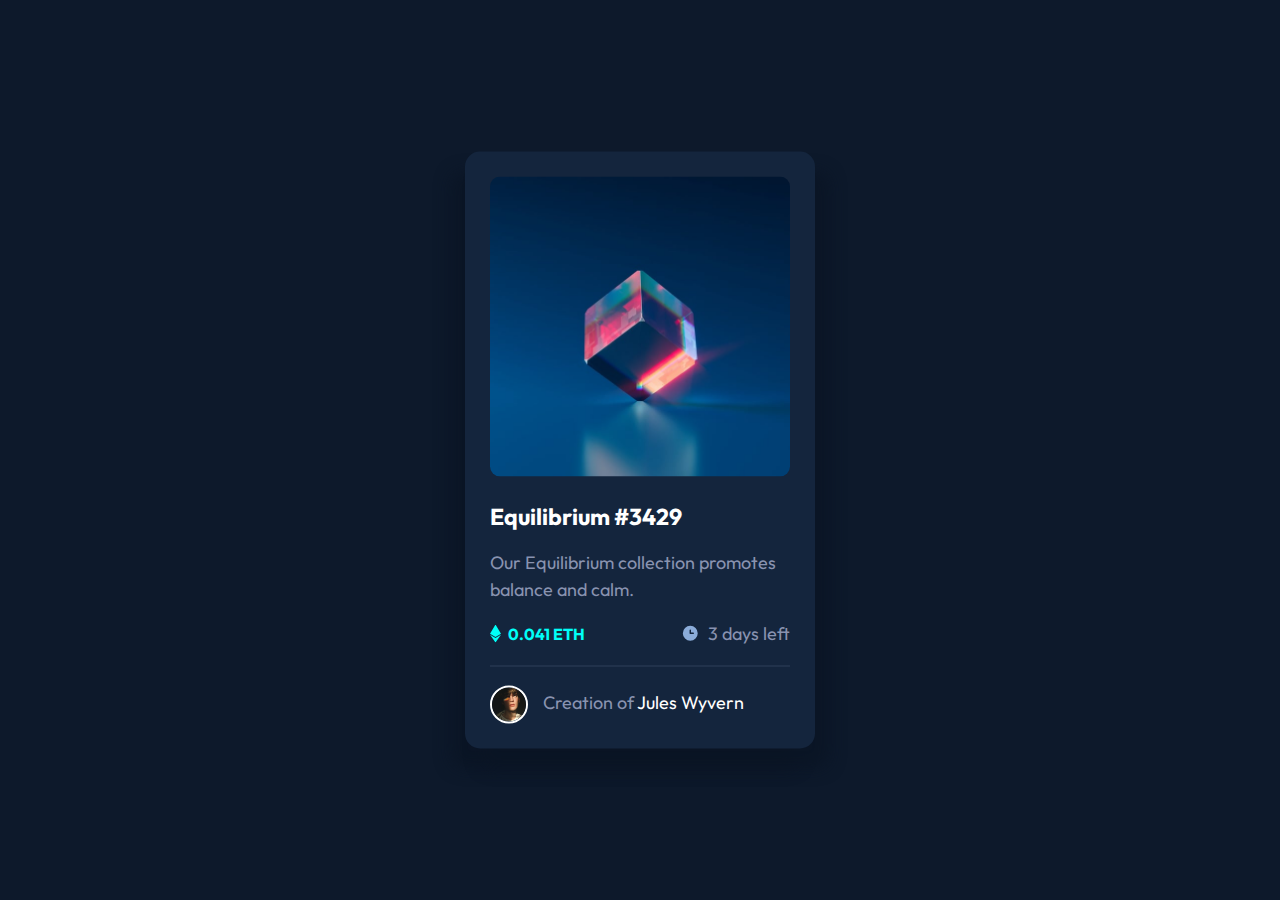
<file: index.html>
<!DOCTYPE html>
<html lang="en-US">
    <head>
        <title>NFT-card</title>
        <link rel="stylesheet" href="style.css">
        <meta name="viewport" content="width=device-width, initial-scale=1.0">
        <link rel="preconnect" href="https://fonts.googleapis.com">
        <link rel="preconnect" href="https://fonts.gstatic.com" crossorigin>
        <link href="https://fonts.googleapis.com/css2?family=Outfit:wght@300;400;600&display=swap" rel="stylesheet">
    </head>
    <body>

        <div class="card-container">
            <div class="container_overlay">
                <img src="images/image-equilibrium.jpg" alt="diamond cube on its edge keeps balance" class="main_img">
                  <div class="overlay">
                    <img src="images/icon-view.svg" alt="eye view icon" class="view_icon">
                  </div>
            </div>
            
            <div class="text">
                <h1><a href="#" class="header-link">Equilibrium #3429</a></h1>
                <p class="desc">Our Equilibrium collection promotes balance and calm.</p>
                <div class="sum_date_container">
                    <h2><img src="images/icon-ethereum.svg" alt="ethereum icon" class="ethereum_icon">0.041 ETH</h2>
                    <p><img src="images/icon-clock.svg" alt="clock icon" class="clock_icon"> 3 days left</p>
                </div>
                <hr>
                <p><img src="images/image-avatar.png" alt="avatar icon" class="avatar_img">Creation of <a href="#" class="creator">Jules Wyvern</a></p>
            </div>
       
        </div>
    </body>
</html>
</file>
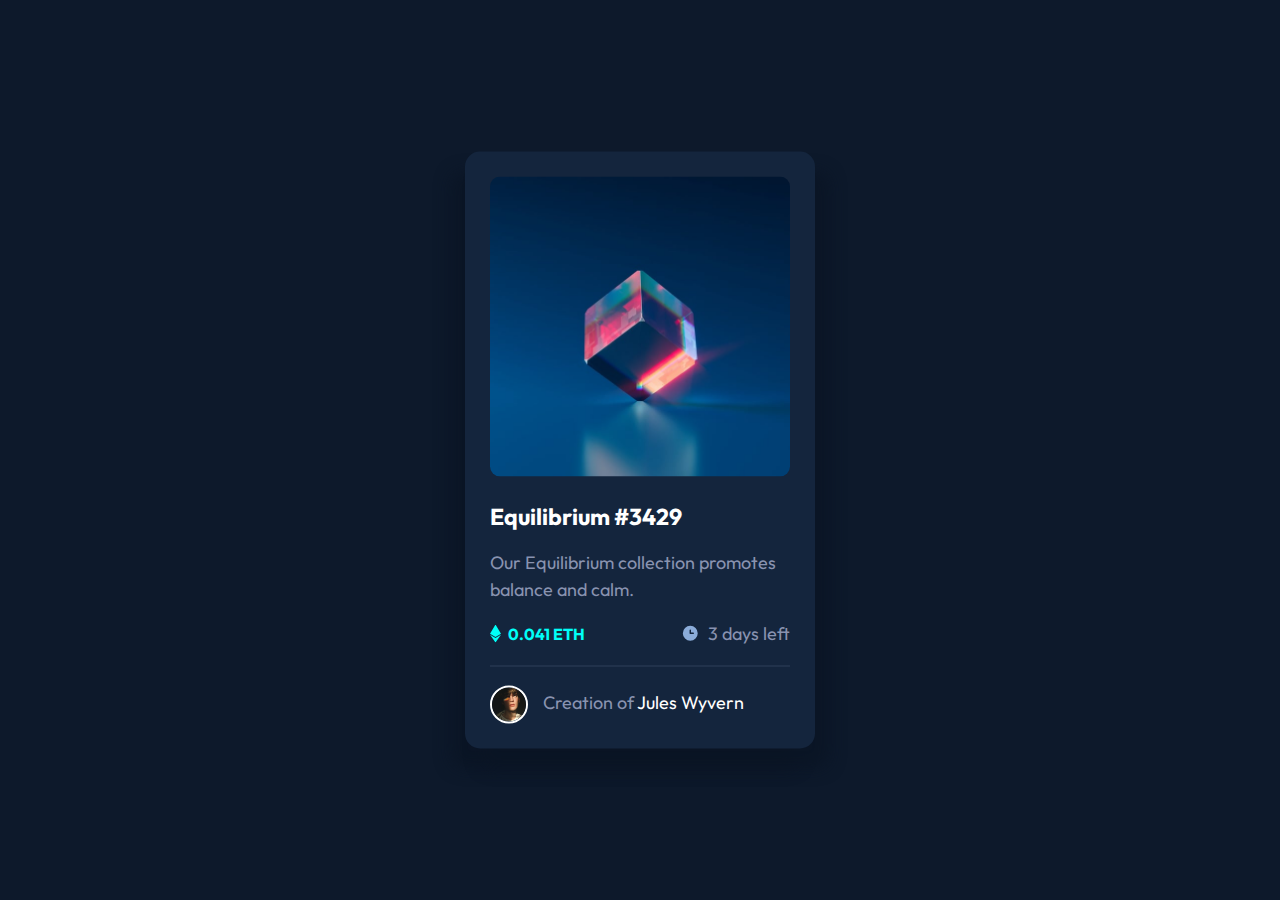
<file: NFT_card.html>
<!DOCTYPE html>
<html>
    <head>
        <title>NFT-card</title>
        <link rel="stylesheet" href="style.css">
        <!-- add viewport here-->
        <link rel="preconnect" href="https://fonts.googleapis.com">
        <link rel="preconnect" href="https://fonts.gstatic.com" crossorigin>
        <link href="https://fonts.googleapis.com/css2?family=Outfit:wght@300;400;600&display=swap" rel="stylesheet">
    </head>
    <body>

        <div class="card-container">
            <div class="container_overlay">
                <img src="images/image-equilibrium.jpg" class="main_img">
                  <div class="overlay">
                    <img src="images/icon-view.svg" alt="eye view icon" class="view_icon">
                  </div>
            </div>
            
            <div class="text">
                <h1><a href="#" class="header-link">Equilibrium #3429</a></h1>
                <p class="desc">Our Equilibrium collection promotes balance and calm.</p>
                <div class="sum_date_container">
                    <h2><img src="images/icon-ethereum.svg" alt="ethereum icon" class="ethereum_icon">0.041 ETH</h2>
                    <p><img src="images/icon-clock.svg" alt="clock icon" class="clock_icon"> 3 days left</p>
                </div>
                <hr>
                <p><img src="images/image-avatar.png" alt="avatar icon" class="avatar_img">Creation of <a href="#" class="creator">Jules Wyvern</a></p>
            </div>
       
        </div>
    </body>
</html>
</file>
<file: style.css>
* {
    box-sizing: border-box;
    /*border: 2px solid black; */
}

:root {
    --bgcolor: hsl(217, 54%, 11%);
    --softblue: hsl(215, 51%, 70%);
    --cyan: hsl(178, 100%, 50%);
    --white:  hsl(0, 0%, 100%);
}

body, html {
    height: 100%;
}

body {
    background-color: var(--bgcolor);
    margin: 0;
    padding: 0;
}

p:last-child {
    margin-bottom: 0;
    margin-top: 15px;
}

h1 {
    font-size: 23px;
    margin-top: 25px;
}

h1 a {
    text-decoration: none;
    color: var(--white);
}

h1 a:hover {
    color: var(--cyan);
}

.creator {
    text-decoration: none;
    color: var(--white);
}

.creator:hover {
    color: var(--cyan);
}

h2 {
    font-size: 16px;
    color: var(--cyan);
}

p {
   font-size: 18px;
   color: rgb(137, 147, 176);
}

.desc {
    margin-bottom: 3px;
    line-height: 27px;
}

.card-container {
    width: 350px;
    height: auto;
    background-color: hsl(216, 50%, 16%);
    position: absolute;
    top: 50%;
    left: 50%;
    transform: translate(-50%, -50%);
    padding: 25px;
    border-radius: 15px;
    box-shadow: 15px 20px 15px hsla(215, 57%, 9%, 0.768), -15px 20px 15px hsla(215, 57%, 9%, 0.768);
}

.container_overlay {
    border-radius: 10px;
    position: relative;
    width: 100%;
}

.main_img {
    display: block;
    width: 100%;
    height: 100%;
    object-fit: cover;
    border-radius: 10px;
}

.overlay {
    display: none;
    position: absolute;
    top: 0;
    left: 0;
    bottom: 0;
    top: 0;
    height: 100%;
    width: 100%;
    background-color: var(--cyan);
    transition: .5s ease;
    border-radius: 10px;
}

.container_overlay:hover .overlay {
    display: block;
    background-color: hsla(178, 100%, 50%, 0.4);
    cursor: pointer;
}

.view_icon {
  position: absolute;
  top: 50%;
  left: 50%;
  transform: translate(-50%, -50%);
  -ms-transform: translate(-50%, -50%);
}

.text {
    font-family: 'Outfit', sans-serif;
}

hr {
    height: 5px; 
    border: 0px solid hsl(215, 32%, 27%); 
    border-top-width: 1px;
}

.sum_date_container {
    display: flex;
    justify-content: space-between;
    align-items: first baseline;
    height: 50px;
    margin-bottom: 10px;

}

.avatar_img {
    border-radius: 50%;
    border: 2px solid white;
    width: 38px;
    height: auto;
    vertical-align: middle;
    margin-right: 15px;
}

.ethereum_icon {
    width: 11px;
    height: auto;
    margin-right: 7px;
    position: relative;
    top: 3px;
}

.clock_icon {
    width: 19px;
    height: auto;
    margin-right: 4px;
    position: relative;
    top: 3px;
}
</file>
